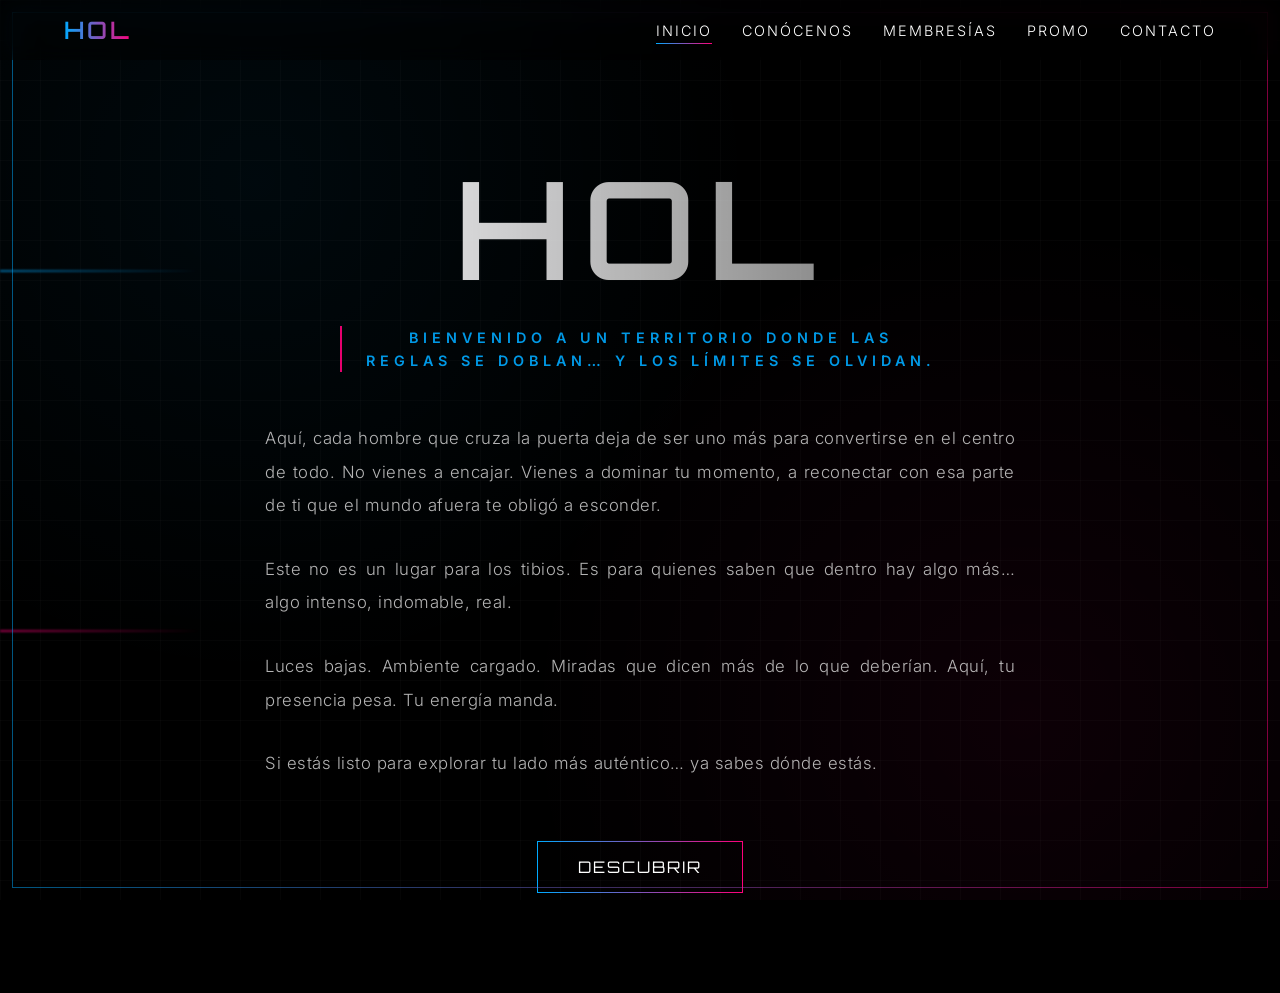
<file: HOL/index.html>
<!DOCTYPE html>
<html lang="es">
<head>
  <meta charset="UTF-8">
  <meta name="viewport" content="width=device-width, initial-scale=1.0">
  <title>HOL | Inicio</title>
  <link href="https://fonts.googleapis.com/css2?family=Orbitron:wght@400;600&family=Inter:wght@300;400;600&display=swap" rel="stylesheet">
  <link rel="stylesheet" href="style.css">
</head>
<body>

  <div class="frame"></div>
  <div class="comet blue"></div>
  <div class="comet magenta"></div>

  <nav class="nav">
    <a href="index.html" class="logo">HOL</a>
    <div class="menu-toggle" onclick="toggleMenu()">☰</div>
    <div class="menu" id="menu">
      <a href="index.html" class="active">INICIO</a>
      <a href="conocenos.html">CONÓCENOS</a>
      <a href="membresias.html">MEMBRESÍAS</a>
      <a href="promociones.html">PROMO</a>
      <a href="contacto.html">CONTACTO</a>
    </div>
  </nav>

  <main class="container">
    <section class="reveal">
      <h1>HOL</h1>
      <p class="subtitle">Bienvenido a un territorio donde las reglas se doblan… y los límites se olvidan.</p>
      <div class="hero-content">
        <p>Aquí, cada hombre que cruza la puerta deja de ser uno más para convertirse en el centro de todo. No vienes a encajar. Vienes a dominar tu momento, a reconectar con esa parte de ti que el mundo afuera te obligó a esconder.</p>
        <p>Este no es un lugar para los tibios. Es para quienes saben que dentro hay algo más… algo intenso, indomable, real.</p>
        <p>Luces bajas. Ambiente cargado. Miradas que dicen más de lo que deberían. Aquí, tu presencia pesa. Tu energía manda.</p>
        <p>Si estás listo para explorar tu lado más auténtico… ya sabes dónde estás.</p>
      </div>
      <a href="conocenos.html" class="cta">DESCUBRIR</a>
    </section>
  </main>

  <script>
    // Menu Toggle Functionality
    function toggleMenu() {
      const menu = document.getElementById('menu');
      menu.classList.toggle('active');
    }

    // Close menu when clicking a link
    document.querySelectorAll('.menu a').forEach(link => {
      link.addEventListener('click', () => {
        document.getElementById('menu').classList.remove('active');
      });
    });

    // Reveal Animations on Scroll
    const revealObserver = new IntersectionObserver((entries) => {
      entries.forEach(entry => {
        if (entry.isIntersecting) {
          entry.target.classList.add('visible');
        }
      });
    }, { threshold: 0.1, rootMargin: '0px 0px -50px 0px' });

    document.querySelectorAll('.reveal, .card').forEach(el => {
      el.classList.add('reveal');
      revealObserver.observe(el);
    });

    // Premium Mouse Tracking for Cards
    document.querySelectorAll('.card').forEach(card => {
      card.addEventListener('mousemove', (e) => {
        const rect = card.getBoundingClientRect();
        const x = e.clientX - rect.left;
        const y = e.clientY - rect.top;
        card.style.setProperty('--mouse-x', `${x}px`);
        card.style.setProperty('--mouse-y', `${y}px`);
        const rotateX = (y - rect.height / 2) / 20;
        const rotateY = (rect.width / 2 - x) / 20;
        card.style.transform = `perspective(1000px) rotateX(${rotateX}deg) rotateY(${rotateY}deg) translateY(-10px)`;
      });
      card.addEventListener('mouseleave', () => {
        card.style.transform = 'perspective(1000px) rotateX(0) rotateY(0) translateY(0)';
      });
    });

    // Smooth Page Transitions
    window.addEventListener('load', () => { document.body.classList.add('loaded'); });
  </script>
</body>
</html>
</file>
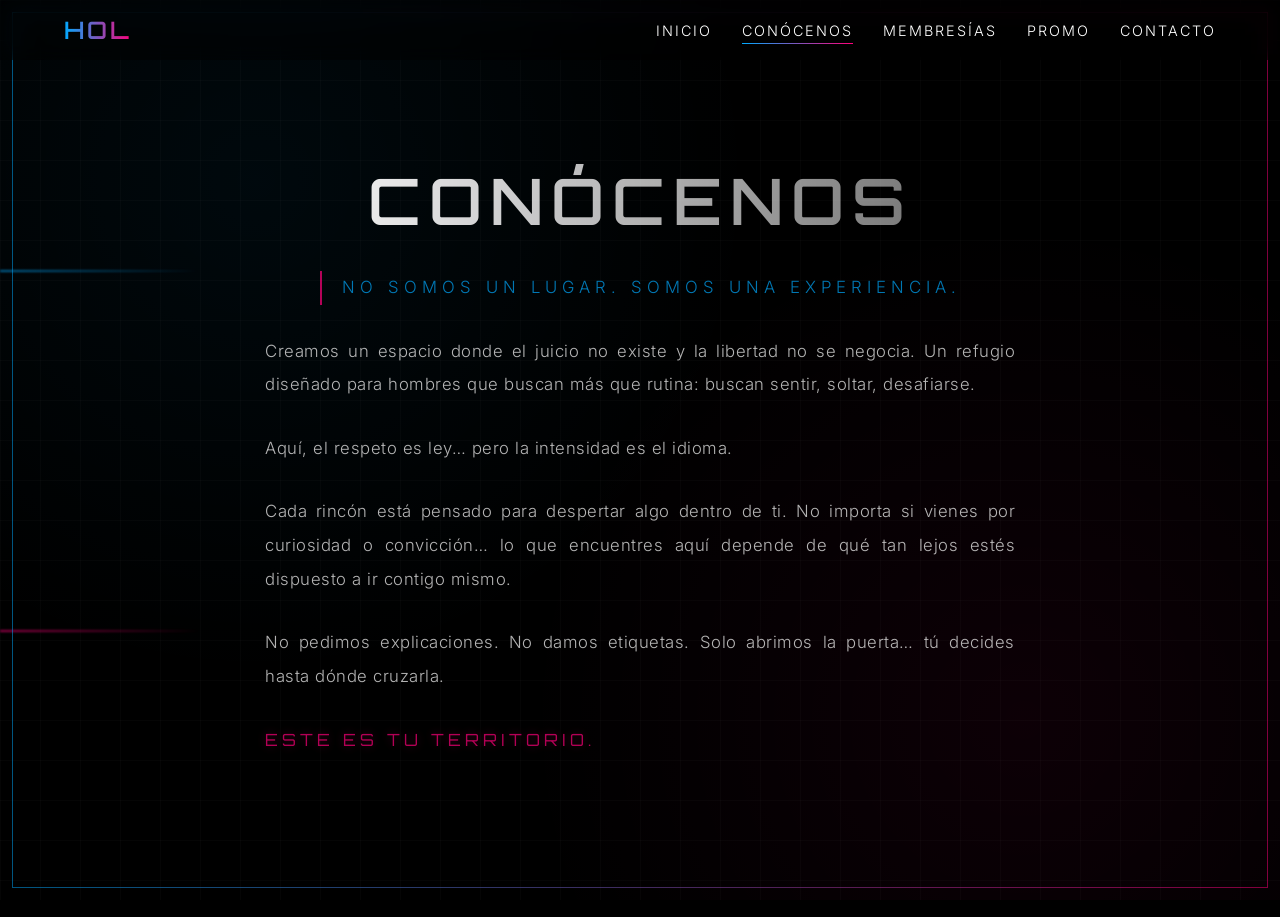
<file: HOL/conocenos.html>
<!DOCTYPE html>
<html lang="es">
<head>
  <meta charset="UTF-8">
  <meta name="viewport" content="width=device-width, initial-scale=1.0">
  <title>HOL | Conócenos</title>
  <link href="https://fonts.googleapis.com/css2?family=Orbitron:wght@400;600&family=Inter:wght@300;400;600&display=swap" rel="stylesheet">
  <link rel="stylesheet" href="style.css">
</head>
<body>

  <div class="frame"></div>
  <div class="comet blue"></div>
  <div class="comet magenta"></div>

  <nav class="nav">
    <a href="index.html" class="logo">HOL</a>
    <div class="menu-toggle" onclick="toggleMenu()">☰</div>
    <div class="menu" id="menu">
      <a href="index.html">INICIO</a>
      <a href="conocenos.html" class="active">CONÓCENOS</a>
      <a href="membresias.html">MEMBRESÍAS</a>
      <a href="promociones.html">PROMO</a>
      <a href="contacto.html">CONTACTO</a>
    </div>
  </nav>

  <main class="container">
    <section class="reveal">
      <h2>CONÓCENOS</h2>
      <div class="hero-content">
        <p class="subtitle">No somos un lugar. Somos una experiencia.</p>
        <p>Creamos un espacio donde el juicio no existe y la libertad no se negocia. Un refugio diseñado para hombres que buscan más que rutina: buscan sentir, soltar, desafiarse.</p>
        <p>Aquí, el respeto es ley… pero la intensidad es el idioma.</p>
        <p>Cada rincón está pensado para despertar algo dentro de ti. No importa si vienes por curiosidad o convicción… lo que encuentres aquí depende de qué tan lejos estés dispuesto a ir contigo mismo.</p>
        <p>No pedimos explicaciones. No damos etiquetas. Solo abrimos la puerta… tú decides hasta dónde cruzarla.</p>
        <p class="accent-text">Este es tu territorio.</p>
      </div>
    </section>
  </main>

  <script>
    function toggleMenu() { document.getElementById('menu').classList.toggle('active'); }
    document.querySelectorAll('.menu a').forEach(link => {
      link.addEventListener('click', () => { document.getElementById('menu').classList.remove('active'); });
    });
    const revealObserver = new IntersectionObserver((entries) => {
      entries.forEach(entry => { if (entry.isIntersecting) entry.target.classList.add('visible'); });
    }, { threshold: 0.1 });
    document.querySelectorAll('.reveal, .card').forEach(el => {
      el.classList.add('reveal');
      revealObserver.observe(el);
    });
    window.addEventListener('load', () => { document.body.classList.add('loaded'); });
  </script>
</body>
</html>
</file>
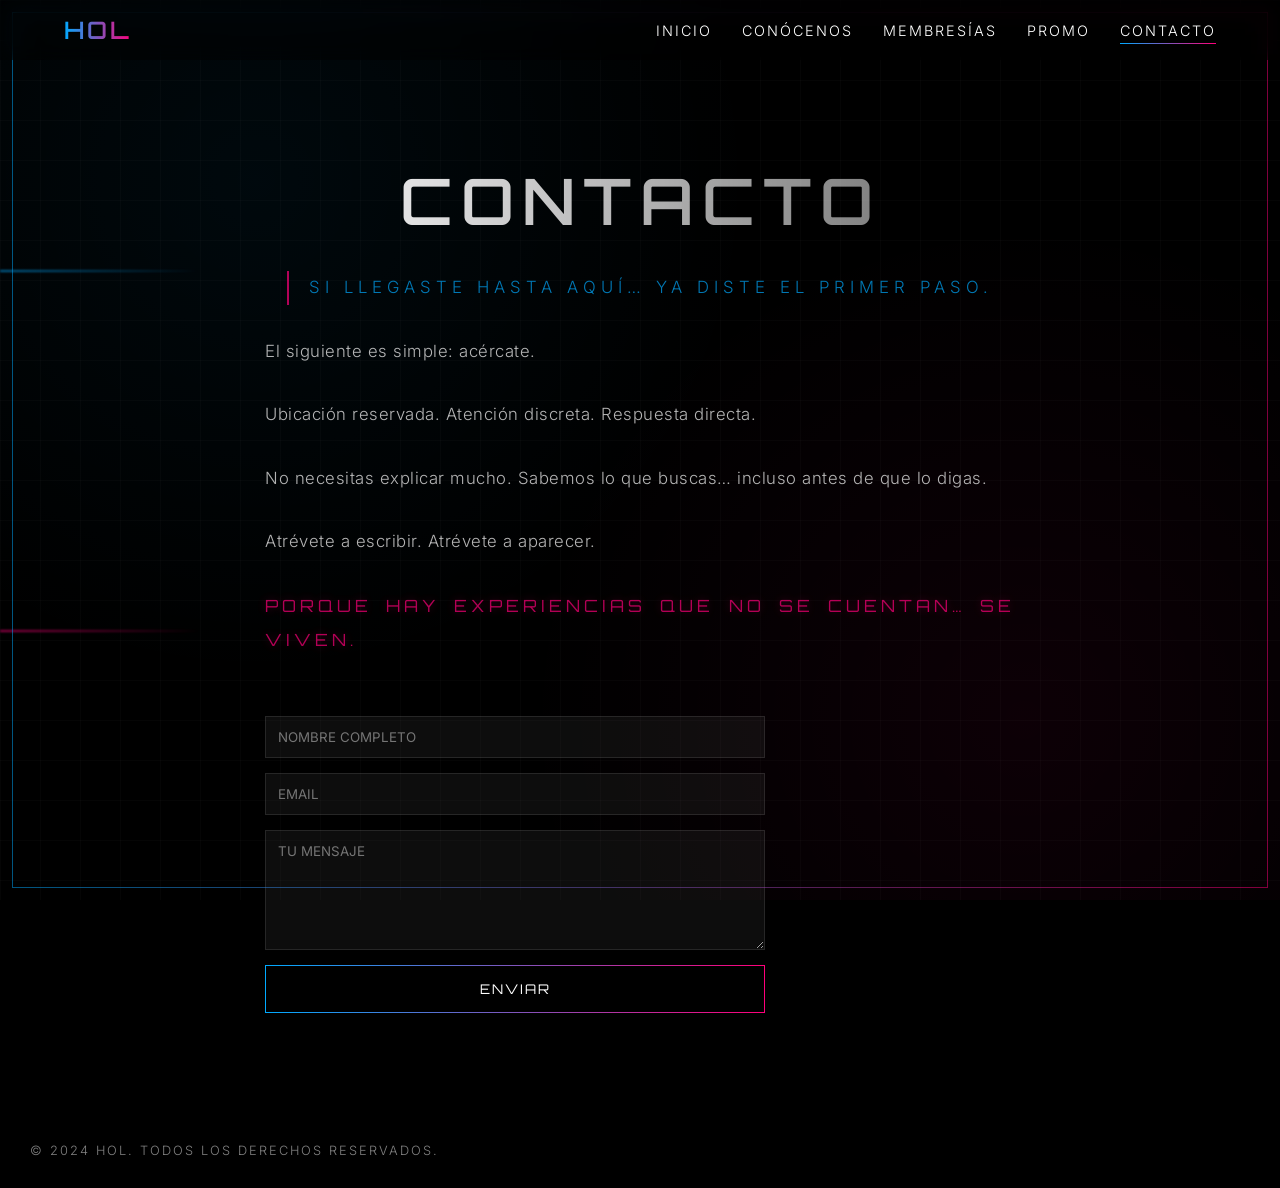
<file: HOL/contacto.html>
<!DOCTYPE html>
<html lang="es">
<head>
  <meta charset="UTF-8">
  <meta name="viewport" content="width=device-width, initial-scale=1.0">
  <title>HOL | Contacto</title>
  <link href="https://fonts.googleapis.com/css2?family=Orbitron:wght@400;600&family=Inter:wght@300;400;600&display=swap" rel="stylesheet">
  <link rel="stylesheet" href="style.css">
</head>
<body>

  <div class="frame"></div>
  <div class="comet blue"></div>
  <div class="comet magenta"></div>

  <nav class="nav">
    <a href="index.html" class="logo">HOL</a>
    <div class="menu-toggle" onclick="toggleMenu()">☰</div>
    <div class="menu" id="menu">
      <a href="index.html">INICIO</a>
      <a href="conocenos.html">CONÓCENOS</a>
      <a href="membresias.html">MEMBRESÍAS</a>
      <a href="promociones.html">PROMO</a>
      <a href="contacto.html" class="active">CONTACTO</a>
    </div>
  </nav>

  <main class="container">
    <section class="reveal">
      <h2>CONTACTO</h2>
      <div class="hero-content">
        <p class="subtitle">Si llegaste hasta aquí… ya diste el primer paso.</p>
        <p>El siguiente es simple: acércate.</p>
        <p>Ubicación reservada. Atención discreta. Respuesta directa.</p>
        <p>No necesitas explicar mucho. Sabemos lo que buscas… incluso antes de que lo digas.</p>
        <p>Atrévete a escribir. Atrévete a aparecer.</p>
        <p class="accent-text">Porque hay experiencias que no se cuentan… se viven.</p>
      </div>
      
      <form id="contactForm">
        <input type="text" placeholder="NOMBRE COMPLETO" required>
        <input type="email" placeholder="EMAIL" required>
        <textarea placeholder="TU MENSAJE"></textarea>
        <button type="submit" class="cta">ENVIAR</button>
      </form>
    </section>
  </main>

  <footer>
    &copy; 2024 HOL. TODOS LOS DERECHOS RESERVADOS.
  </footer>

  <script>
    function toggleMenu() { document.getElementById('menu').classList.toggle('active'); }
    document.querySelectorAll('.menu a').forEach(link => {
      link.addEventListener('click', () => { document.getElementById('menu').classList.remove('active'); });
    });
    const revealObserver = new IntersectionObserver((entries) => {
      entries.forEach(entry => { if (entry.isIntersecting) entry.target.classList.add('visible'); });
    }, { threshold: 0.1 });
    document.querySelectorAll('.reveal, .card').forEach(el => {
      el.classList.add('reveal');
      revealObserver.observe(el);
    });
    const contactForm = document.getElementById('contactForm');
    if (contactForm) {
      contactForm.addEventListener('submit', (e) => {
        e.preventDefault();
        const btn = contactForm.querySelector('button');
        const originalText = btn.innerText;
        btn.innerText = 'ENVIANDO...';
        btn.disabled = true;
        setTimeout(() => {
          btn.innerText = 'MENSAJE ENVIADO';
          btn.style.background = 'var(--blue)';
          contactForm.reset();
          setTimeout(() => {
            btn.innerText = originalText;
            btn.style.background = 'transparent';
            btn.disabled = false;
          }, 3000);
        }, 1500);
      });
    }
    window.addEventListener('load', () => { document.body.classList.add('loaded'); });
  </script>
</body>
</html>
</file>
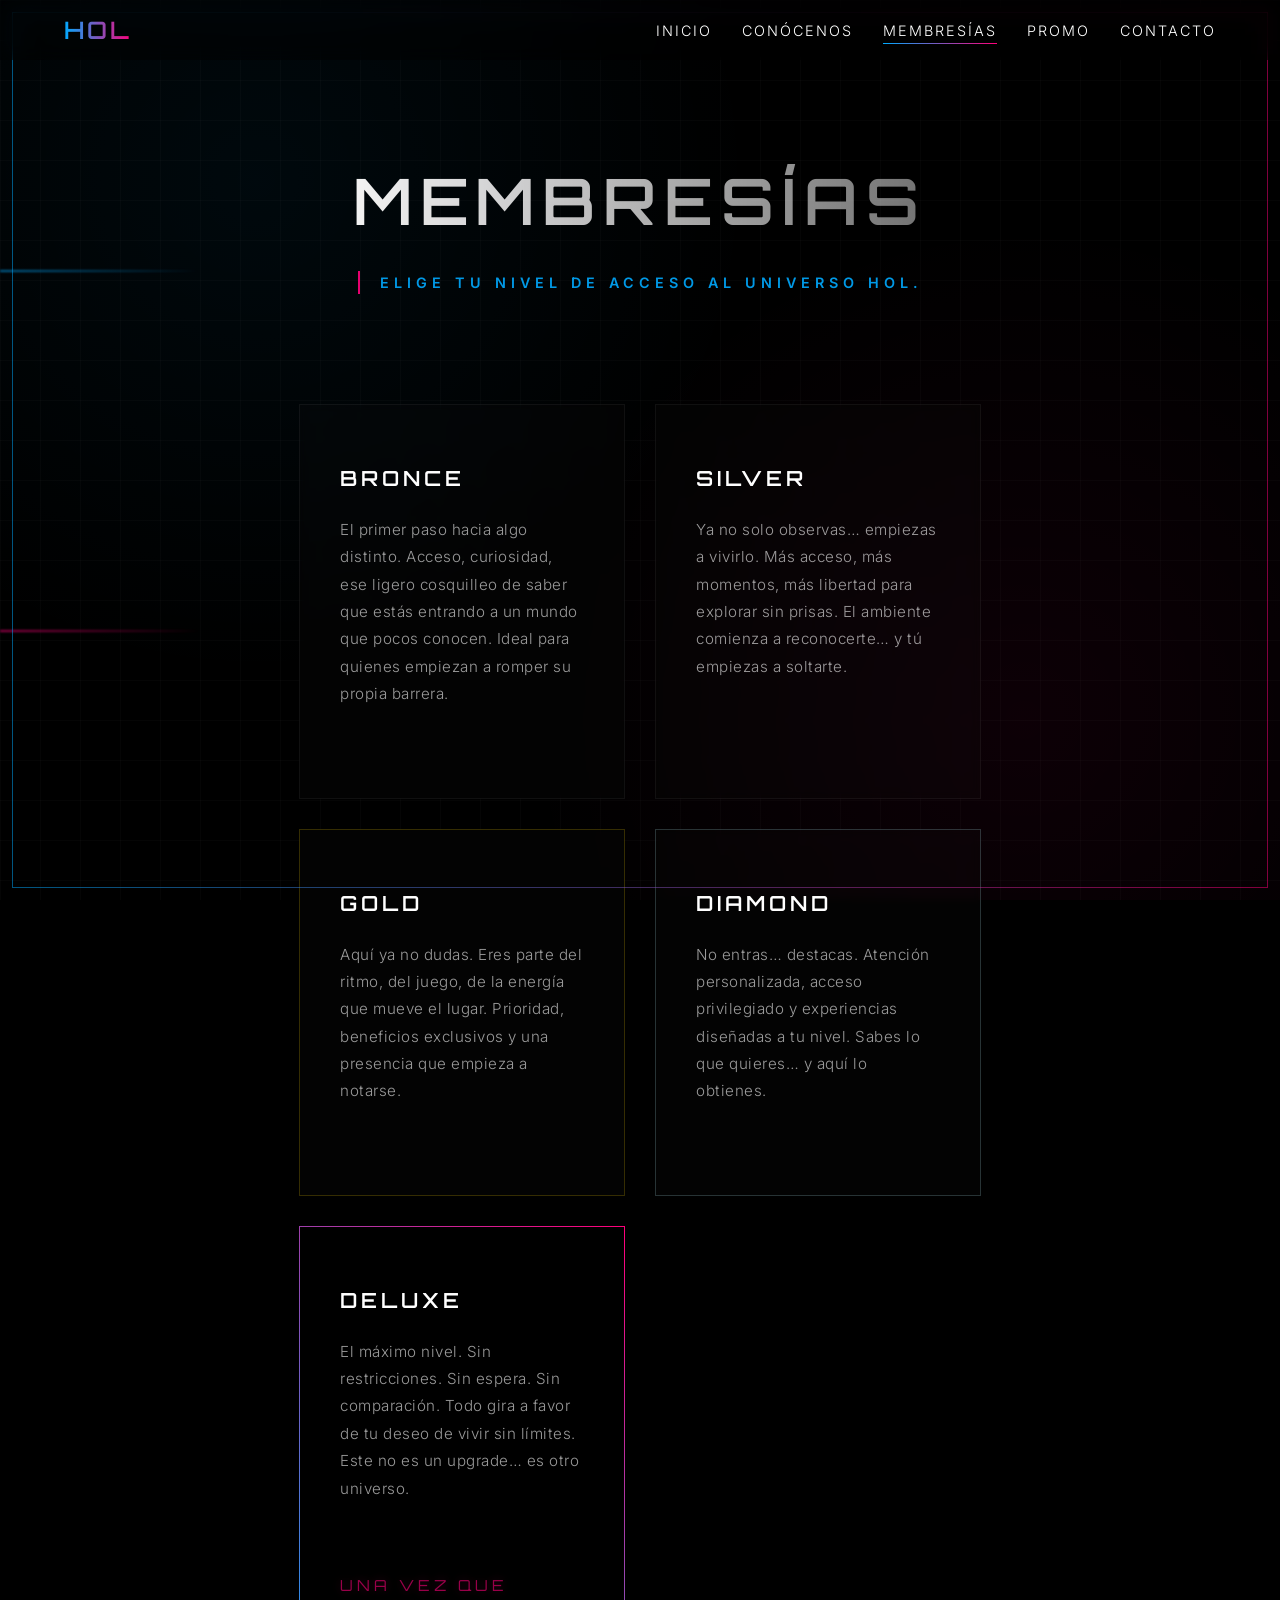
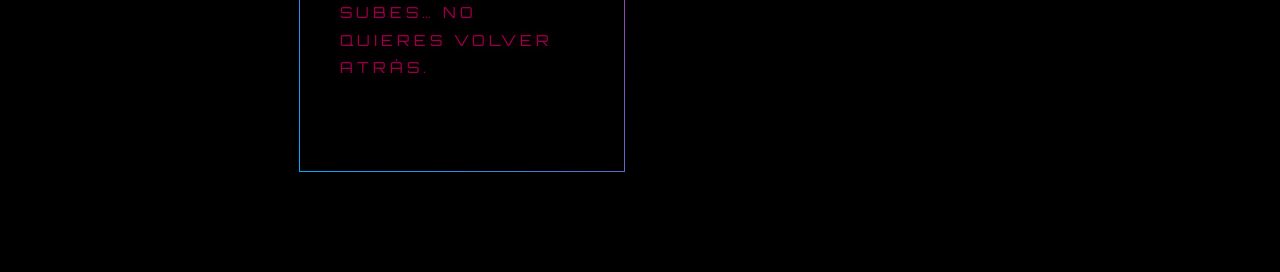
<file: HOL/membresias.html>
<!DOCTYPE html>
<html lang="es">
<head>
  <meta charset="UTF-8">
  <meta name="viewport" content="width=device-width, initial-scale=1.0">
  <title>HOL | Membresías</title>
  <link href="https://fonts.googleapis.com/css2?family=Orbitron:wght@400;600&family=Inter:wght@300;400;600&display=swap" rel="stylesheet">
  <link rel="stylesheet" href="style.css">
</head>
<body>

  <div class="frame"></div>
  <div class="comet blue"></div>
  <div class="comet magenta"></div>

  <nav class="nav">
    <a href="index.html" class="logo">HOL</a>
    <div class="menu-toggle" onclick="toggleMenu()">☰</div>
    <div class="menu" id="menu">
      <a href="index.html">INICIO</a>
      <a href="conocenos.html">CONÓCENOS</a>
      <a href="membresias.html" class="active">MEMBRESÍAS</a>
      <a href="promociones.html">PROMO</a>
      <a href="contacto.html">CONTACTO</a>
    </div>
  </nav>

  <main class="container">
    <section class="reveal">
      <h2>MEMBRESÍAS</h2>
      <p class="subtitle">Elige tu nivel de acceso al universo HOL.</p>
      <div class="grid">
        <div class="card">
          <h3>BRONCE</h3>
          <p>El primer paso hacia algo distinto. Acceso, curiosidad, ese ligero cosquilleo de saber que estás entrando a un mundo que pocos conocen. Ideal para quienes empiezan a romper su propia barrera.</p>
        </div>
        <div class="card">
          <h3>SILVER</h3>
          <p>Ya no solo observas… empiezas a vivirlo. Más acceso, más momentos, más libertad para explorar sin prisas. El ambiente comienza a reconocerte… y tú empiezas a soltarte.</p>
        </div>
        <div class="card gold">
          <h3>GOLD</h3>
          <p>Aquí ya no dudas. Eres parte del ritmo, del juego, de la energía que mueve el lugar. Prioridad, beneficios exclusivos y una presencia que empieza a notarse.</p>
        </div>
        <div class="card diamond">
          <h3>DIAMOND</h3>
          <p>No entras… destacas. Atención personalizada, acceso privilegiado y experiencias diseñadas a tu nivel. Sabes lo que quieres… y aquí lo obtienes.</p>
        </div>
        <div class="card deluxe">
          <h3>DELUXE</h3>
          <p>El máximo nivel. Sin restricciones. Sin espera. Sin comparación. Todo gira a favor de tu deseo de vivir sin límites. Este no es un upgrade… es otro universo.</p>
          <p class="accent-text">Una vez que subes… no quieres volver atrás.</p>
        </div>
      </div>
    </section>
  </main>

  <script>
    function toggleMenu() { document.getElementById('menu').classList.toggle('active'); }
    document.querySelectorAll('.menu a').forEach(link => {
      link.addEventListener('click', () => { document.getElementById('menu').classList.remove('active'); });
    });
    const revealObserver = new IntersectionObserver((entries) => {
      entries.forEach(entry => { if (entry.isIntersecting) entry.target.classList.add('visible'); });
    }, { threshold: 0.1 });
    document.querySelectorAll('.reveal, .card').forEach(el => {
      el.classList.add('reveal');
      revealObserver.observe(el);
    });
    document.querySelectorAll('.card').forEach(card => {
      card.addEventListener('mousemove', (e) => {
        const rect = card.getBoundingClientRect();
        const x = e.clientX - rect.left;
        const y = e.clientY - rect.top;
        card.style.setProperty('--mouse-x', `${x}px`);
        card.style.setProperty('--mouse-y', `${y}px`);
        const rotateX = (y - rect.height / 2) / 20;
        const rotateY = (rect.width / 2 - x) / 20;
        card.style.transform = `perspective(1000px) rotateX(${rotateX}deg) rotateY(${rotateY}deg) translateY(-10px)`;
      });
      card.addEventListener('mouseleave', () => {
        card.style.transform = 'perspective(1000px) rotateX(0) rotateY(0) translateY(0)';
      });
    });
    window.addEventListener('load', () => { document.body.classList.add('loaded'); });
  </script>
</body>
</html>
</file>
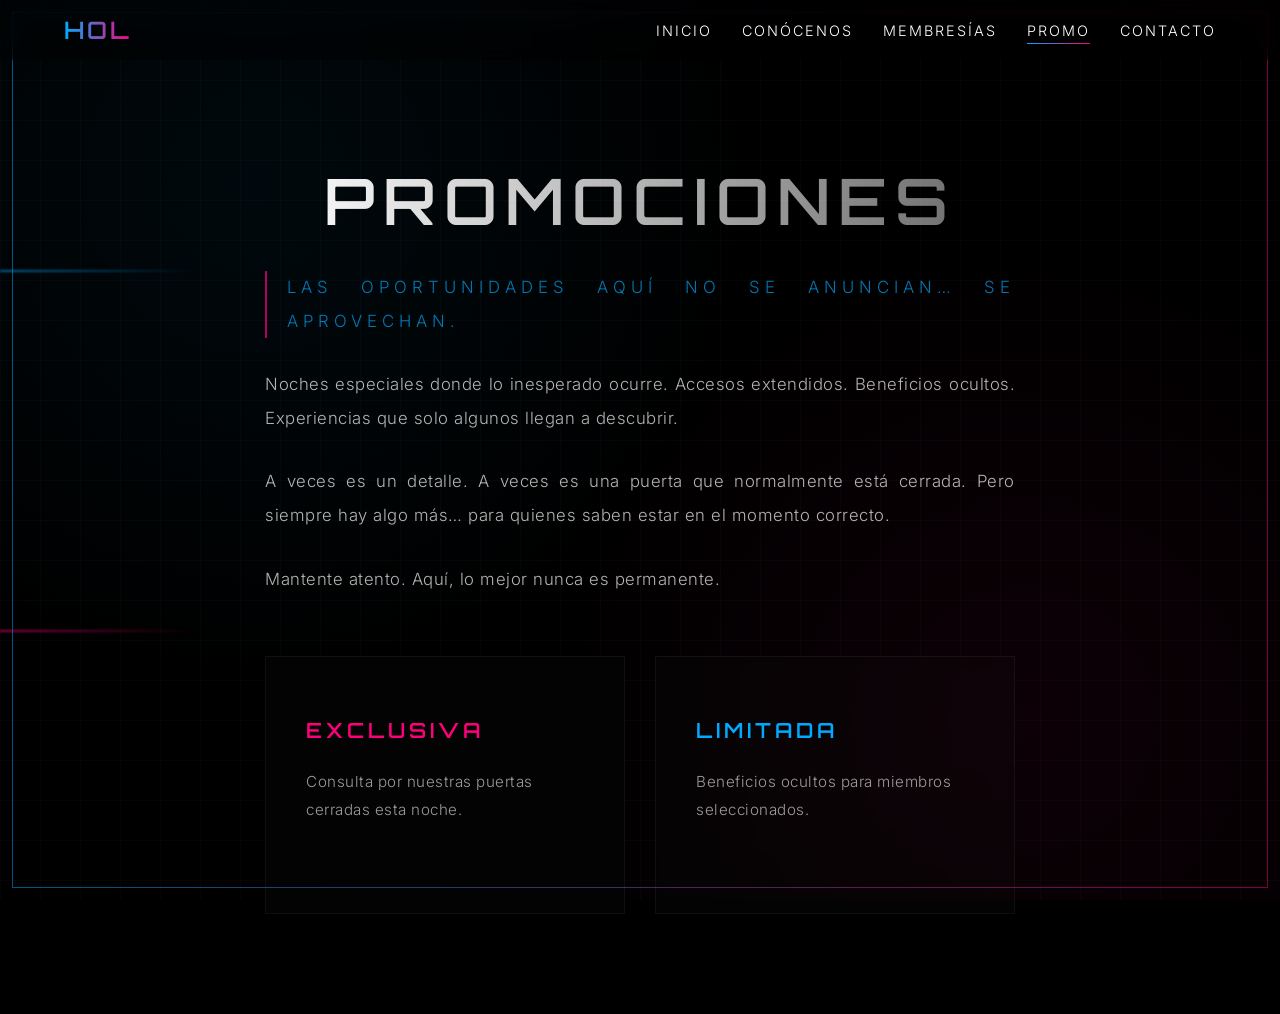
<file: HOL/promociones.html>
<!DOCTYPE html>
<html lang="es">
<head>
  <meta charset="UTF-8">
  <meta name="viewport" content="width=device-width, initial-scale=1.0">
  <title>HOL | Promociones</title>
  <link href="https://fonts.googleapis.com/css2?family=Orbitron:wght@400;600&family=Inter:wght@300;400;600&display=swap" rel="stylesheet">
  <link rel="stylesheet" href="style.css">
</head>
<body>

  <div class="frame"></div>
  <div class="comet blue"></div>
  <div class="comet magenta"></div>

  <nav class="nav">
    <a href="index.html" class="logo">HOL</a>
    <div class="menu-toggle" onclick="toggleMenu()">☰</div>
    <div class="menu" id="menu">
      <a href="index.html">INICIO</a>
      <a href="conocenos.html">CONÓCENOS</a>
      <a href="membresias.html">MEMBRESÍAS</a>
      <a href="promociones.html" class="active">PROMO</a>
      <a href="contacto.html">CONTACTO</a>
    </div>
  </nav>

  <main class="container">
    <section class="reveal">
      <h2>PROMOCIONES</h2>
      <div class="hero-content">
        <p class="subtitle">Las oportunidades aquí no se anuncian… se aprovechan.</p>
        <p>Noches especiales donde lo inesperado ocurre. Accesos extendidos. Beneficios ocultos. Experiencias que solo algunos llegan a descubrir.</p>
        <p>A veces es un detalle. A veces es una puerta que normalmente está cerrada. Pero siempre hay algo más… para quienes saben estar en el momento correcto.</p>
        <p>Mantente atento. Aquí, lo mejor nunca es permanente.</p>
      </div>
      <div class="grid">
        <div class="card">
          <h3 style="color:var(--magenta)">EXCLUSIVA</h3>
          <p>Consulta por nuestras puertas cerradas esta noche.</p>
        </div>
        <div class="card">
          <h3 style="color:var(--blue)">LIMITADA</h3>
          <p>Beneficios ocultos para miembros seleccionados.</p>
        </div>
      </div>
    </section>
  </main>

  <script>
    function toggleMenu() { document.getElementById('menu').classList.toggle('active'); }
    document.querySelectorAll('.menu a').forEach(link => {
      link.addEventListener('click', () => { document.getElementById('menu').classList.remove('active'); });
    });
    const revealObserver = new IntersectionObserver((entries) => {
      entries.forEach(entry => { if (entry.isIntersecting) entry.target.classList.add('visible'); });
    }, { threshold: 0.1 });
    document.querySelectorAll('.reveal, .card').forEach(el => {
      el.classList.add('reveal');
      revealObserver.observe(el);
    });
    document.querySelectorAll('.card').forEach(card => {
      card.addEventListener('mousemove', (e) => {
        const rect = card.getBoundingClientRect();
        const x = e.clientX - rect.left;
        const y = e.clientY - rect.top;
        card.style.setProperty('--mouse-x', `${x}px`);
        card.style.setProperty('--mouse-y', `${y}px`);
        const rotateX = (y - rect.height / 2) / 20;
        const rotateY = (rect.width / 2 - x) / 20;
        card.style.transform = `perspective(1000px) rotateX(${rotateX}deg) rotateY(${rotateY}deg) translateY(-10px)`;
      });
      card.addEventListener('mouseleave', () => {
        card.style.transform = 'perspective(1000px) rotateX(0) rotateY(0) translateY(0)';
      });
    });
    window.addEventListener('load', () => { document.body.classList.add('loaded'); });
  </script>
</body>
</html>
</file>
<file: HOL/style.css>
:root {
  --blue: #00aaff;
  --magenta: #ff007a;
  --white: #fff;
  --bg-dark: #000;
  --bg-overlay: rgba(0, 0, 0, 0.4);
}

* {
  margin: 0;
  padding: 0;
  box-sizing: border-box;
}

body {
  font-family: 'Inter', sans-serif;
  background: var(--bg-dark);
  color: var(--white);
  min-height: 100vh;
  position: relative;
  overflow-x: hidden;
  font-weight: 300; /* Lighter weight for sophistication */
  letter-spacing: 0.5px;
}

/* Background Effects */
body::before {
  content: "";
  position: fixed;
  inset: 0;
  background: 
    radial-gradient(circle at 20% 20%, rgba(0, 170, 255, 0.05), transparent 40%),
    radial-gradient(circle at 80% 80%, rgba(255, 0, 122, 0.05), transparent 40%),
    linear-gradient(rgba(255, 255, 255, 0.02) 1px, transparent 1px),
    linear-gradient(90deg, rgba(255, 255, 255, 0.02) 1px, transparent 1px);
  background-size: 100% 100%, 100% 100%, 40px 40px, 40px 40px;
  z-index: -2;
}

.comet {
  position: fixed;
  width: 200px;
  height: 2px;
  opacity: 0.6;
  filter: blur(1px);
  animation: moveComet 6s linear infinite;
  z-index: -1;
}

.comet.blue {
  background: linear-gradient(90deg, var(--blue), transparent);
  top: 30%;
}

.comet.magenta {
  background: linear-gradient(90deg, var(--magenta), transparent);
  top: 70%;
  animation-delay: 3s;
}

@keyframes moveComet {
  from { transform: translateX(-200px); }
  to { transform: translateX(120vw); }
}

.frame {
  position: fixed;
  inset: 12px;
  border: 1px solid;
  border-image: linear-gradient(90deg, var(--blue), var(--magenta)) 1;
  opacity: 0.5;
  pointer-events: none;
  z-index: 5;
}

/* Navigation */
.nav {
  position: fixed;
  top: 0;
  width: 100%;
  padding: 15px 5%;
  display: flex;
  justify-content: space-between;
  align-items: center;
  backdrop-filter: blur(10px);
  background: var(--bg-overlay);
  z-index: 100;
}

.logo {
  font-family: 'Orbitron';
  font-size: 1.5rem;
  font-weight: 600;
  letter-spacing: 3px;
  background: linear-gradient(90deg, var(--blue), var(--magenta));
  -webkit-background-clip: text;
  -webkit-text-fill-color: transparent;
  animation: glow 3s ease-in-out infinite alternate;
  text-decoration: none;
}

@keyframes glow {
  from { text-shadow: 0 0 5px rgba(0, 170, 255, 0.2); }
  to { text-shadow: 0 0 20px rgba(255, 0, 122, 0.6); }
}

.menu-toggle {
  display: none;
  cursor: pointer;
  font-size: 24px;
}

.menu {
  display: flex;
  gap: 30px;
}

.menu a {
  text-decoration: none;
  color: var(--white);
  font-size: 0.9rem;
  letter-spacing: 2px;
  text-transform: uppercase;
  position: relative;
  transition: 0.3s;
}

.menu a::after {
  content: "";
  position: absolute;
  width: 0;
  height: 1px;
  bottom: -5px;
  left: 0;
  background: linear-gradient(90deg, var(--blue), var(--magenta));
  transition: 0.3s;
}

.menu a:hover::after, .menu a.active::after {
  width: 100%;
}

/* Base Layout */
.container {
  max-width: 1400px;
  margin: 0 auto;
  padding: 160px 5% 100px;
  min-height: 100vh;
  display: flex;
  flex-direction: column;
  justify-content: center;
  align-items: center;
  text-align: center;
}

h1, h2 {
  font-family: 'Orbitron';
  letter-spacing: 12px;
  font-weight: 600;
  text-transform: uppercase;
  background: linear-gradient(90deg, var(--white), rgba(255, 255, 255, 0.4));
  -webkit-background-clip: text;
  -webkit-text-fill-color: transparent;
  margin-bottom: 30px;
}

h1 { 
  font-size: clamp(3.5rem, 12vw, 8.5rem); 
  line-height: 1;
}

h2 { 
  font-size: clamp(2rem, 6vw, 4rem); 
  letter-spacing: 8px;
}

/* Background grid animation */
@keyframes gridMove {
  0% { background-position: 0 0; }
  100% { background-position: 40px 40px; }
}

body::before {
  animation: gridMove 20s linear infinite;
}

p {
  max-width: 600px;
  line-height: 1.6;
  opacity: 0.8;
  margin-bottom: 30px;
}

/* CTA */
.cta {
  display: inline-block;
  padding: 15px 40px;
  text-decoration: none;
  color: var(--white);
  font-family: 'Orbitron';
  letter-spacing: 2px;
  border: 1px solid;
  border-image: linear-gradient(90deg, var(--blue), var(--magenta)) 1;
  background: transparent;
  transition: 0.3s;
  cursor: pointer;
}

.cta:hover {
  background: rgba(255, 255, 255, 0.05);
  box-shadow: 0 0 20px rgba(0, 170, 255, 0.3);
  transform: translateY(-2px);
}

/* Cards & Grid */
.grid {
  display: grid;
  grid-template-columns: repeat(auto-fit, minmax(280px, 1fr));
  gap: 30px;
  width: 100%;
  margin-top: 60px;
}

.card {
  background: rgba(255, 255, 255, 0.02);
  padding: 50px 30px;
  border: 1px solid rgba(255, 255, 255, 0.1);
  transition: 0.3s ease-out;
  position: relative;
  overflow: hidden;
  display: flex;
  flex-direction: column;
  justify-content: center;
  align-items: center;
  transform-style: preserve-3d;
}

.card::before {
  content: "";
  position: absolute;
  inset: 0;
  background: radial-gradient(800px circle at var(--mouse-x) var(--mouse-y), rgba(255, 255, 255, 0.05), transparent 40%);
  z-index: -1;
  pointer-events: none;
}

.card h3 {
  font-family: 'Orbitron';
  margin-bottom: 20px;
  letter-spacing: 3px;
}

.card:hover {
  border-color: rgba(255, 255, 255, 0.4);
  box-shadow: 0 20px 40px rgba(0, 0, 0, 0.4);
}

/* Page Transitions */
body {
  opacity: 0;
  transition: opacity 1s ease-in;
}

body.loaded {
  opacity: 1;
}

/* Form Styles */
form {
  width: 100%;
  max-width: 500px;
  display: flex;
  flex-direction: column;
  gap: 15px;
}

input, textarea {
  background: rgba(255, 255, 255, 0.05);
  border: 1px solid rgba(255, 255, 255, 0.1);
  padding: 12px;
  color: var(--white);
  font-family: 'Inter', sans-serif;
  transition: 0.3s;
}

input:focus, textarea:focus {
  outline: none;
  border-color: var(--blue);
  background: rgba(255, 255, 255, 0.1);
}

textarea { min-height: 120px; }

/* Typography & Content */
.subtitle {
  font-size: 0.9rem;
  font-weight: 600;
  letter-spacing: 5px;
  color: var(--blue);
  margin-bottom: 50px;
  text-transform: uppercase;
  border-left: 2px solid var(--magenta);
  padding-left: 20px;
  display: inline-block;
  opacity: 0.9;
}

.hero-content {
  margin-bottom: 60px;
}

.hero-content p {
  margin: 0 auto 30px;
  max-width: 750px;
  font-size: 1.05rem;
  line-height: 2;
  font-weight: 300;
  opacity: 0.7;
  text-align: justify;
  text-justify: inter-word;
}

.accent-text {
  font-family: 'Orbitron';
  font-weight: 400;
  color: var(--magenta);
  background: none;
  -webkit-background-clip: unset;
  -webkit-text-fill-color: unset;
  display: block;
  margin-top: 40px;
  letter-spacing: 4px;
  font-size: 1.1rem;
  text-shadow: 0 0 10px rgba(255, 0, 122, 0.4);
  text-transform: uppercase;
}

/* Membership Specials */
.card {
  background: rgba(255, 255, 255, 0.01);
  padding: 60px 40px;
  border: 1px solid rgba(255, 255, 255, 0.05);
  transition: 0.6s cubic-bezier(0.19, 1, 0.22, 1);
  position: relative;
  overflow: hidden;
  display: flex;
  flex-direction: column;
  justify-content: flex-start;
  align-items: flex-start;
  text-align: left;
  backdrop-filter: blur(5px);
}

.card h3 {
  font-family: 'Orbitron';
  font-weight: 600;
  margin-bottom: 25px;
  letter-spacing: 4px;
  font-size: 1.3rem;
  color: var(--white);
}

.card p {
  font-size: 0.95rem;
  line-height: 1.8;
  opacity: 0.6;
}

.card.gold { border: 1px solid rgba(255, 215, 0, 0.2); }
.card.diamond { border: 1px solid rgba(185, 242, 255, 0.2); }
.card.deluxe { 
  border: 1px solid transparent;
  background: 
    linear-gradient(var(--bg-dark), var(--bg-dark)) padding-box,
    linear-gradient(45deg, var(--blue), var(--magenta)) border-box;
}

.card:hover {
  border-color: rgba(255, 255, 255, 0.2);
  background: rgba(255, 255, 255, 0.03);
  box-shadow: 0 30px 60px rgba(0, 0, 0, 0.6);
}
.reveal {
  opacity: 0;
  transform: translateY(30px);
  transition: all 0.8s ease-out;
}

.reveal.visible {
  opacity: 1;
  transform: translateY(0);
}

/* Footer */
footer {
  margin-top: auto;
  padding: 30px;
  opacity: 0.5;
  font-size: 0.8rem;
  letter-spacing: 2px;
}

/* Responsiveness */
@media (max-width: 1024px) {
  .container { padding-top: 120px; }
  .grid { grid-template-columns: repeat(auto-fit, minmax(250px, 1fr)); }
}

@media (max-width: 768px) {
  .frame { inset: 8px; }
  .nav { padding: 10px 5%; }
  
  .container { 
    padding: 100px 20px 60px; 
    text-align: left;
    align-items: flex-start;
  }
  
  h1 { letter-spacing: 6px; }
  h2 { letter-spacing: 4px; }
  
  .subtitle {
    font-size: 0.8rem;
    letter-spacing: 3px;
    margin-bottom: 30px;
  }
  
  .hero-content p {
    text-align: left;
    font-size: 1rem;
    line-height: 1.8;
  }
  
  .grid {
    grid-template-columns: 1fr;
    gap: 20px;
  }
  
  .card {
    padding: 40px 25px;
  }

  .menu-toggle { display: block; }
  .menu {
    position: fixed;
    top: 0;
    left: 0;
    width: 100%;
    height: 0;
    flex-direction: column;
    background: rgba(0, 0, 0, 0.98);
    overflow: hidden;
    transition: 0.5s cubic-bezier(0.19, 1, 0.22, 1);
    justify-content: center;
    align-items: center;
    padding: 0;
    z-index: 1000;
  }
  .menu.active {
    height: 100vh;
  }
  .menu a {
    font-size: 1.5rem;
    margin: 15px 0;
  }
}

@media (max-width: 480px) {
  h1 { font-size: 3rem; }
  h2 { font-size: 1.8rem; }
  .cta { width: 100%; text-align: center; }
}
</file>
